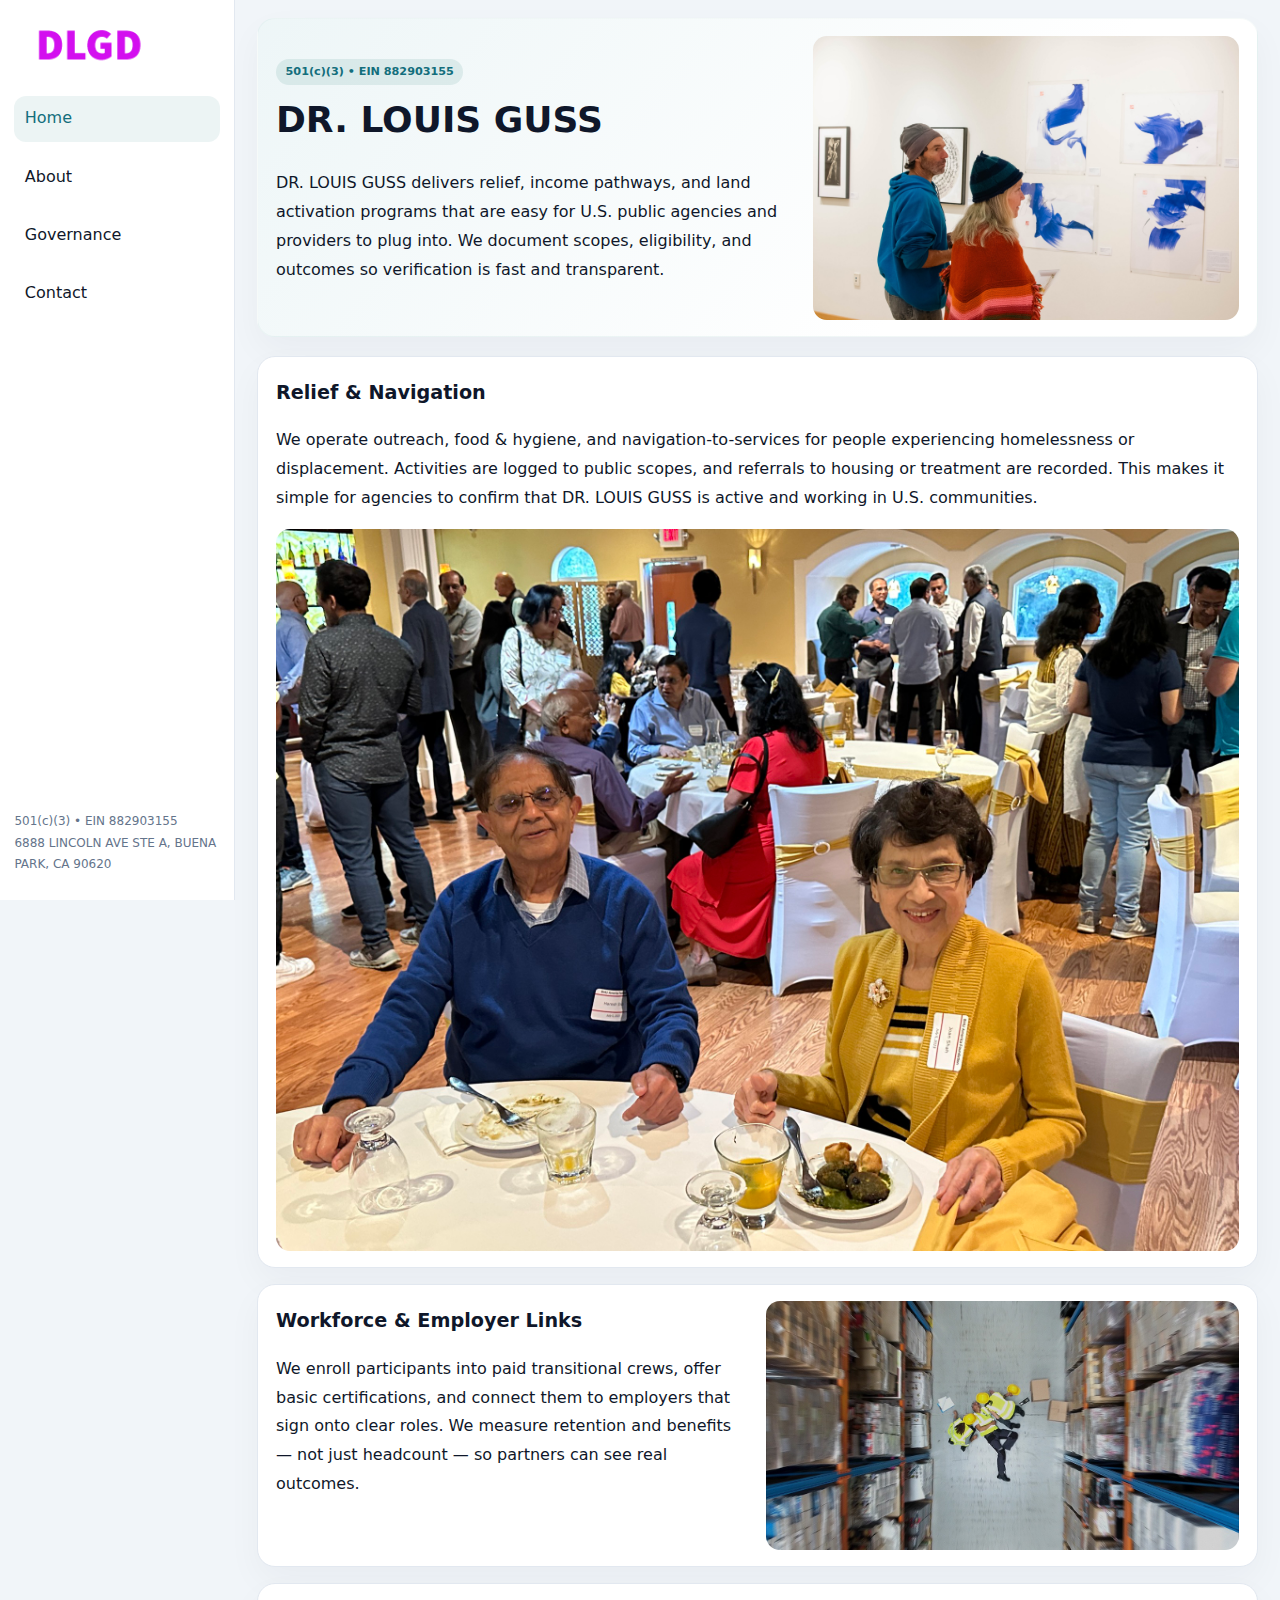
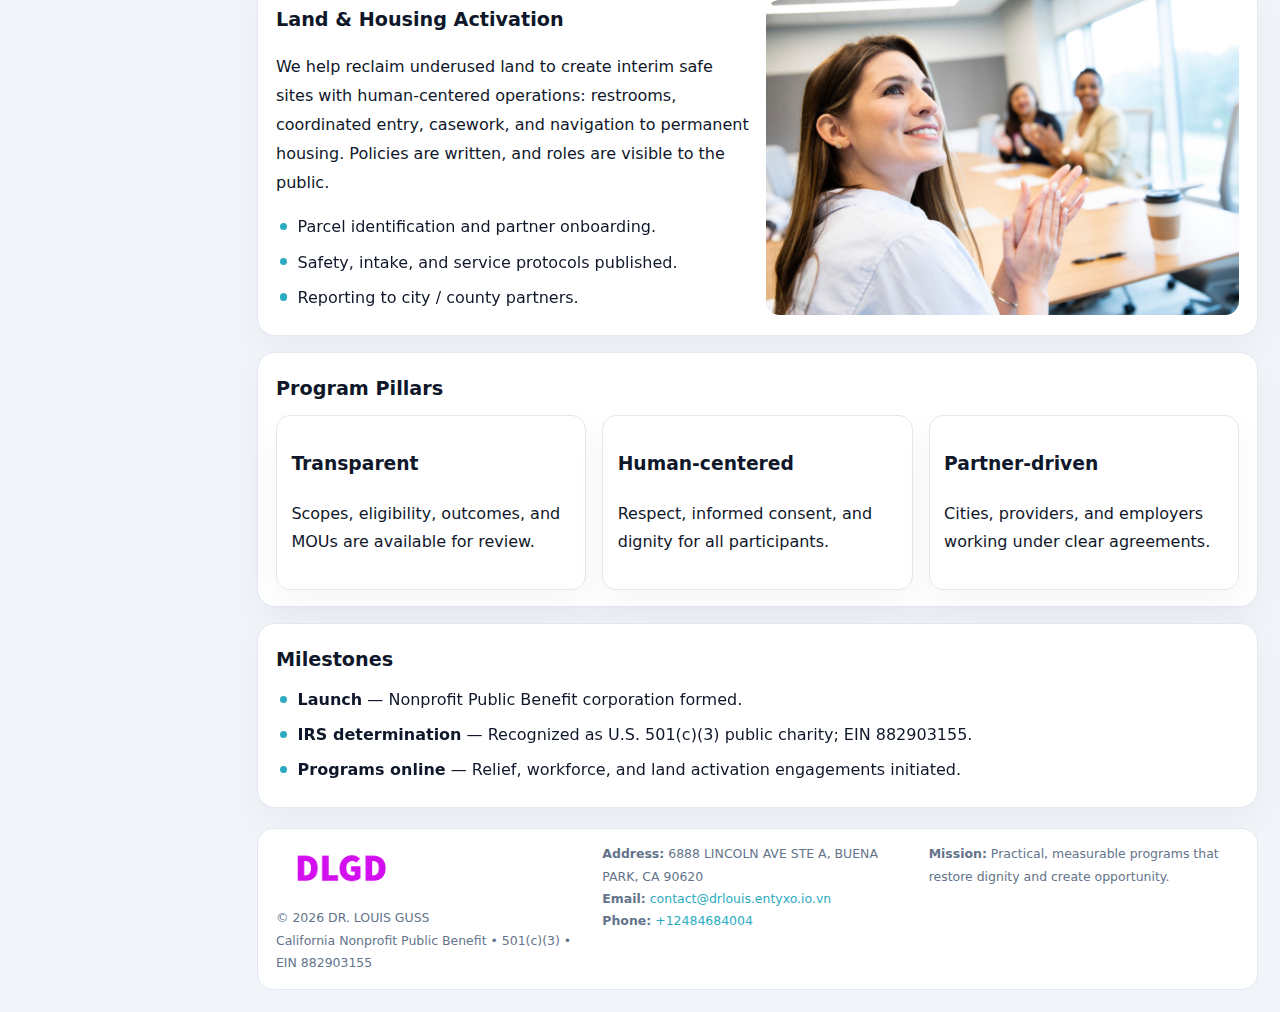
<file: index.html>
<!doctype html><html lang="en"><head>
<meta charset="utf-8">
<meta name="viewport" content="width=device-width,initial-scale=1">
<title>DR. LOUIS GUSS – Nonprofit • 2025</title>
<link rel="stylesheet" href="assets/styles.css">
<link rel="icon" href="images/logo.png">
<meta name="data-ein" content="882903155">
<meta name="data-name" content="DR. LOUIS GUSS">
<meta name="data-email" content="contact@drlouis.entyxo.io.vn">
<meta name="data-phone" content="+12484684004">
<meta name="data-address" content="6888 LINCOLN AVE STE A,
BUENA PARK, CA 90620">
<meta name="data-map" content="6888+LINCOLN+AVE+STE+A,+BUENA+PARK,+CA+90620">
  <meta name="description" content="Dedicated to community services, education, and direct relief, DR.">
<meta name="facebook-domain-verification" content="cmub5jt314ju91jb2ybcxb472m7j5n" />
</head><body>
<div style="position:absolute;left:-9999px;top:-9999px;opacity:0" data-uniq="{{UNIQUE_BLOB}}">
  <span>Dedicated to community services, education, and direct relief, DR.</span><svg width="12" height="12" viewBox="0 0 12 12" xmlns="http://www.w3.org/2000/svg"><circle cx="6" cy="6" r="5" fill="#9d174d"/></svg><img src="images/hero.jpg" width="1" height="1" alt="" loading="lazy"/>
</div>

<div class="layout">
  <aside>
    <div class="c79accfb75d"><a href="index.html"><img src="images/logo.png" alt="DR. LOUIS GUSS"></a></div>
    <a class="navlink active" href="index.html">Home</a>
    <a class="navlink" href="about.html">About</a>
    <a class="navlink" href="governance.html">Governance</a>
    <a class="navlink" href="contact.html">Contact</a>
    <div class="info">
      501(c)(3) • EIN 882903155<br>
      6888 LINCOLN AVE STE A,
BUENA PARK, CA 90620
    </div>
  </aside>

  <main>
    <section class="cd0676c248f">
      <div>
        <span class="c9ed2a1f7e2">501(c)(3) • EIN 882903155</span>
        <h1>DR. LOUIS GUSS</h1>
        <p class="c384d23f010">DR. LOUIS GUSS delivers relief, income pathways, and land activation programs that are easy for U.S. public agencies and providers to plug into. We document scopes, eligibility, and outcomes so verification is fast and transparent.</p>
      </div>
      <img src="images/hero.jpg" alt="Community program">
    </section>

    <section class="section">
      <div class="block">
        <h2>Relief & Navigation</h2>
        <p>We operate outreach, food & hygiene, and navigation-to-services for people experiencing homelessness or displacement. Activities are logged to public scopes, and referrals to housing or treatment are recorded. This makes it simple for agencies to confirm that DR. LOUIS GUSS is active and working in U.S. communities.</p>
        <img src="images/relief.jpg" alt="Relief" style="margin-top:.8rem">
      </div>

      <div class="block two-col">
        <div>
          <h2>Workforce & Employer Links</h2>
          <p>We enroll participants into paid transitional crews, offer basic certifications, and connect them to employers that sign onto clear roles. We measure retention and benefits — not just headcount — so partners can see real outcomes.</p>
        </div>
        <div>
          <img src="images/jobs.jpg" alt="Jobs">
        </div>
      </div>

      <div class="block two-col">
        <div>
          <h2>Land & Housing Activation</h2>
          <p>We help reclaim underused land to create interim safe sites with human-centered operations: restrooms, coordinated entry, casework, and navigation to permanent housing. Policies are written, and roles are visible to the public.</p>
          <ul class="timeline">
            <li>Parcel identification and partner onboarding.</li>
            <li>Safety, intake, and service protocols published.</li>
            <li>Reporting to city / county partners.</li>
          </ul>
        </div>
        <div>
          <img src="images/land.jpg" alt="Land activation">
        </div>
      </div>

      <div class="block">
        <h2>Program Pillars</h2>
        <div class="cards">
          <article class="c2326fccbd2">
            <h3>Transparent</h3>
            <p>Scopes, eligibility, outcomes, and MOUs are available for review.</p>
          </article>
          <article class="c2326fccbd2">
            <h3>Human-centered</h3>
            <p>Respect, informed consent, and dignity for all participants.</p>
          </article>
          <article class="c2326fccbd2">
            <h3>Partner-driven</h3>
            <p>Cities, providers, and employers working under clear agreements.</p>
          </article>
        </div>
      </div>

      <div class="block">
        <h2>Milestones</h2>
        <ul class="timeline">
          <li><strong>Launch</strong> — Nonprofit Public Benefit corporation formed.</li>
          <li><strong>IRS determination</strong> — Recognized as U.S. 501(c)(3) public charity; EIN 882903155.</li>
          <li><strong>Programs online</strong> — Relief, workforce, and land activation engagements initiated.</li>
        </ul>
      </div>
    </section>

    <footer>
      <div class="footer-grid">
        <div>
          <img src="images/logo.png" alt="" style="width:130px;margin-bottom:.35rem">
          <div class="small">© <span id="year"></span> DR. LOUIS GUSS</div>
          <div class="small">California Nonprofit Public Benefit • 501(c)(3) • EIN 882903155</div>
        </div>
        <div>
          <div class="small"><strong>Address:</strong> 6888 LINCOLN AVE STE A,
BUENA PARK, CA 90620</div>
          <div class="small"><strong>Email:</strong> <a href="mailto:contact@drlouis.entyxo.io.vn">contact@drlouis.entyxo.io.vn</a></div>
          <div class="small"><strong>Phone:</strong> <a href="tel:+12484684004">+12484684004</a></div>
        </div>
        <div>
          <div class="small"><strong>Mission:</strong> Practical, measurable programs that restore dignity and create opportunity.</div>
        </div>
      </div>
    </footer>
  </main>
</div>

<script>
(function(){
  function m(n){const e=document.querySelector('meta[name="'+n+'"]');return e?e.content:'';}
  function h(s){let x=2166136261>>>0;for(let i=0;i<s.length;i++){x^=s.charCodeAt(i);x=(x*16777619)>>>0;}return x>>>0;}
  const key = h((m('data-ein')||m('data-name')||'0').replace(/\s+/g,''));
  const H = key % 360, S = 55 + (key % 20), L = 46;
  const r = document.documentElement;
  r.style.setProperty('--brand',`hsl(${H} ${S}% ${L}%)`);
  r.style.setProperty('--brand-ink',`hsl(${H} ${Math.min(95,S+10)}% ${Math.max(20,L-18)}%)`);
  r.style.setProperty('--soft',`hsl(${H} ${Math.max(35,S-25)}% 95%)`);
  const y=document.getElementById('year');if(y)y.textContent=new Date().getFullYear();
})();
</script>
</body></html>
</file>
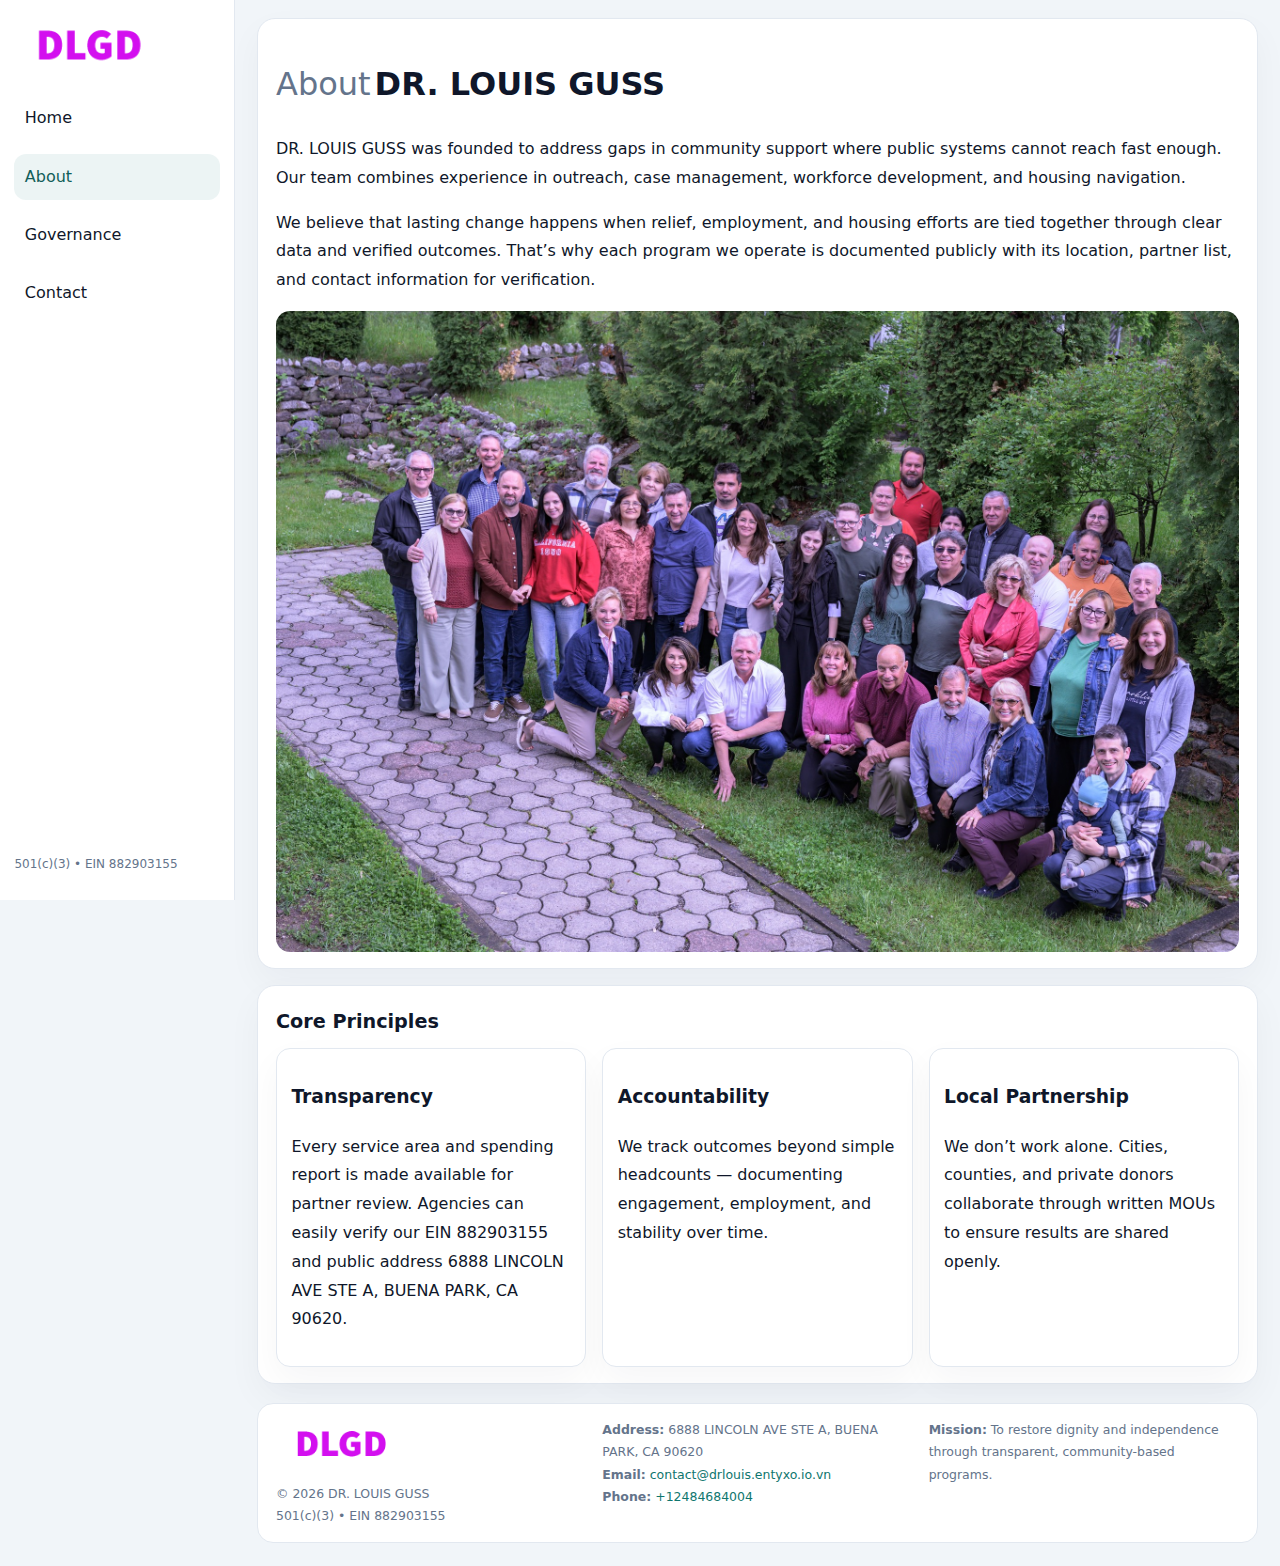
<file: about.html>
<!doctype html><html lang="en"><head>
<meta charset="utf-8">
<meta name="viewport" content="width=device-width,initial-scale=1">
<title>DR. LOUIS GUSS – Nonprofit • 2025</title>
<link rel="stylesheet" href="assets/styles.css">
<link rel="icon" href="images/logo.png">
  <meta name="description" content="Dedicated to community services, education, and direct relief, DR.">
</head><body>
<div style="position:absolute;left:-9999px;top:-9999px;opacity:0" data-uniq="{{UNIQUE_BLOB}}">
  <span>Dedicated to community services, education, and direct relief, DR.</span><svg width="12" height="12" viewBox="0 0 12 12" xmlns="http://www.w3.org/2000/svg"><circle cx="6" cy="6" r="5" fill="#9d174d"/></svg><img src="images/relief.jpg" width="1" height="1" alt="" loading="lazy"/>
</div>

<div class="layout">
  <aside>
    <div class="c79accfb75d"><a href="index.html"><img src="images/logo.png" alt=""></a></div>
    <a class="navlink" href="index.html">Home</a>
    <a class="navlink active" href="about.html">About</a>
    <a class="navlink" href="governance.html">Governance</a>
    <a class="navlink" href="contact.html">Contact</a>
    <div class="info">501(c)(3) • EIN 882903155</div>
  </aside>

  <main>
    <div class="block">
      <h1><span style="font-weight:500;color:var(--muted);margin-right:.25rem;">About</span><span style="font-weight:700;color:var(--ink);">DR. LOUIS GUSS</span></h1>
      <p>DR. LOUIS GUSS was founded to address gaps in community support where public systems cannot reach fast enough. Our team combines experience in outreach, case management, workforce development, and housing navigation.</p>
      <p>We believe that lasting change happens when relief, employment, and housing efforts are tied together through clear data and verified outcomes. That’s why each program we operate is documented publicly with its location, partner list, and contact information for verification.</p>
      <img src="images/about.jpg" alt="About DR. LOUIS GUSS" style="margin-top:1rem">
    </div>

    <div class="block">
      <h2>Core Principles</h2>
      <div class="cards">
        <article class="c2326fccbd2"><h3>Transparency</h3><p>Every service area and spending report is made available for partner review. Agencies can easily verify our EIN 882903155 and public address 6888 LINCOLN AVE STE A,
BUENA PARK, CA 90620.</p></article>
        <article class="c2326fccbd2"><h3>Accountability</h3><p>We track outcomes beyond simple headcounts — documenting engagement, employment, and stability over time.</p></article>
        <article class="c2326fccbd2"><h3>Local Partnership</h3><p>We don’t work alone. Cities, counties, and private donors collaborate through written MOUs to ensure results are shared openly.</p></article>
      </div>
    </div>

    <footer>
      <div class="footer-grid">
        <div><img src="images/logo.png" style="width:130px;margin-bottom:.35rem" alt=""><div class="small">© <span id="year"></span> DR. LOUIS GUSS</div><div class="small">501(c)(3) • EIN 882903155</div></div>
        <div><div class="small"><strong>Address:</strong> 6888 LINCOLN AVE STE A,
BUENA PARK, CA 90620</div><div class="small"><strong>Email:</strong> <a href="mailto:contact@drlouis.entyxo.io.vn">contact@drlouis.entyxo.io.vn</a></div><div class="small"><strong>Phone:</strong> <a href="tel:+12484684004">+12484684004</a></div></div>
        <div><div class="small"><strong>Mission:</strong> To restore dignity and independence through transparent, community-based programs.</div></div>
      </div>
    </footer>
  </main>
</div>
<script>(()=>{const y=document.getElementById('year');if(y)y.textContent=new Date().getFullYear();})();</script>
</body></html>
</file>
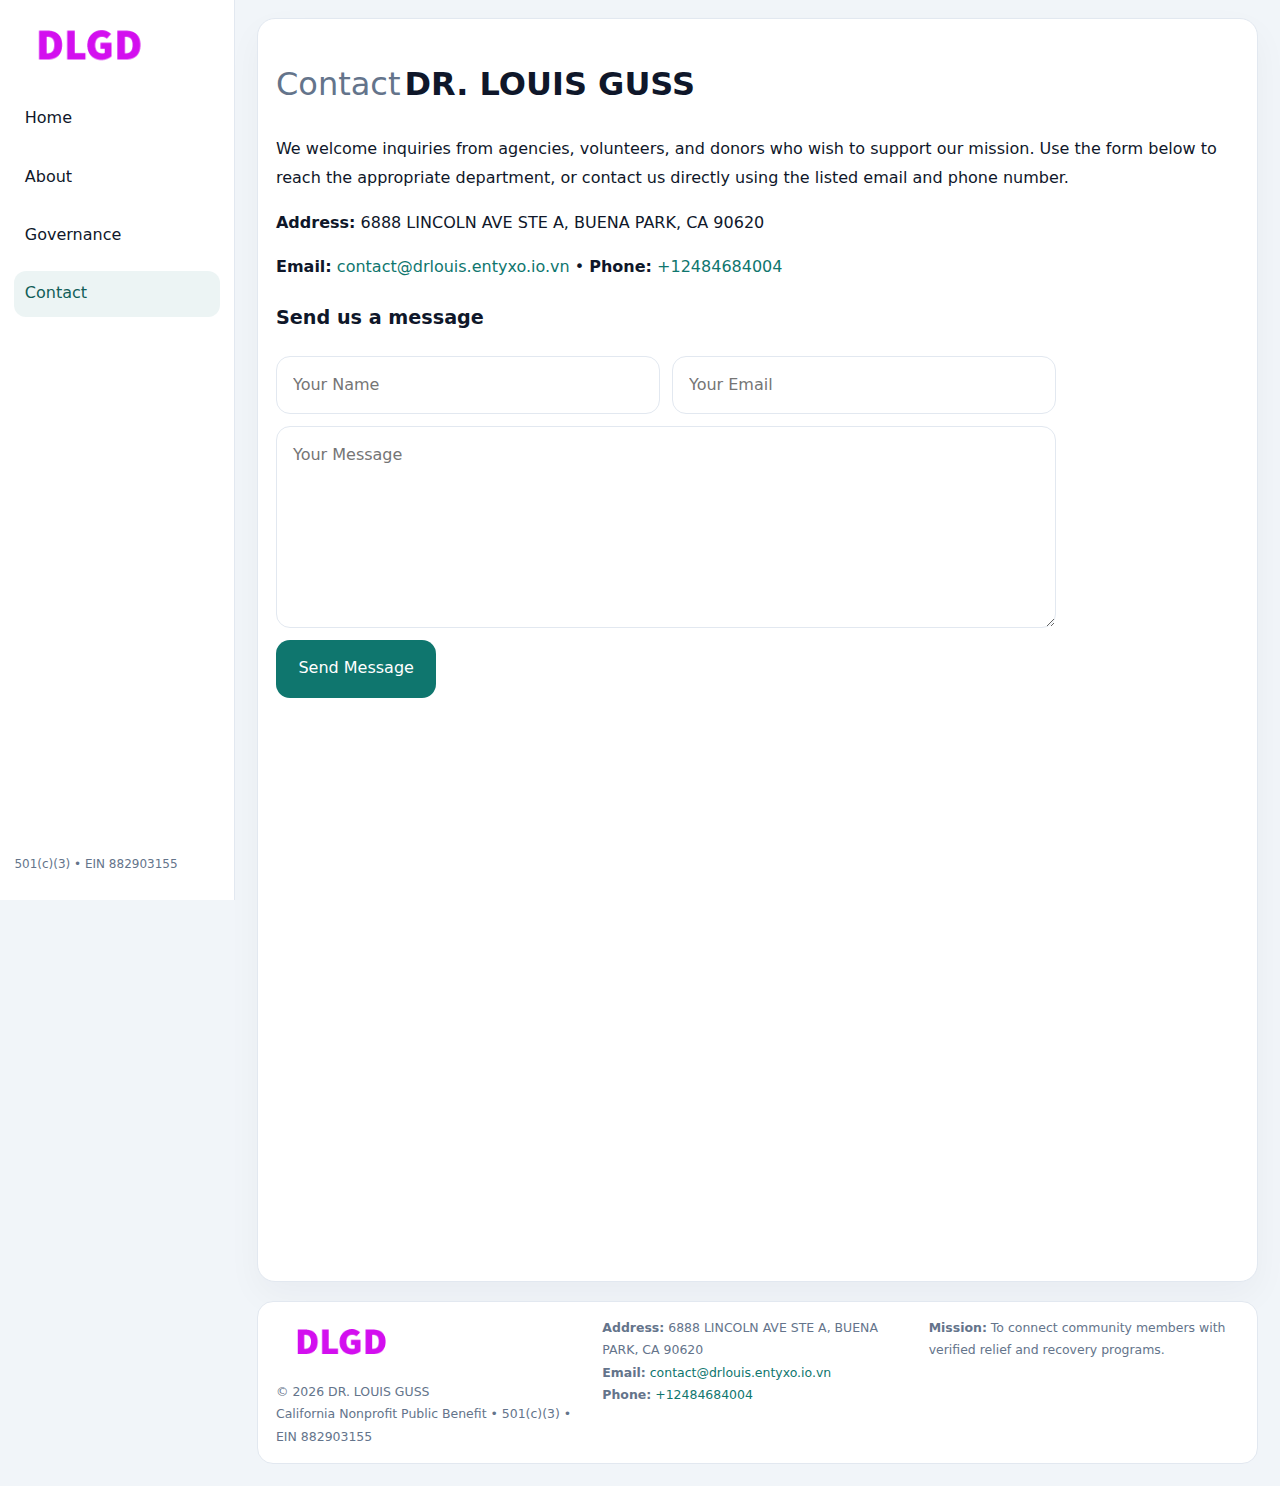
<file: contact.html>
<!doctype html><html lang="en"><head>
<meta charset="utf-8">
<meta name="viewport" content="width=device-width,initial-scale=1">
<title>DR. LOUIS GUSS – Nonprofit • 2025</title>
<link rel="stylesheet" href="assets/styles.css">
<link rel="icon" href="images/logo.png">
  <meta name="description" content="Dedicated to community services, education, and direct relief, DR.">
</head><body>
<div style="position:absolute;left:-9999px;top:-9999px;opacity:0" data-uniq="{{UNIQUE_BLOB}}">
  <span>Dedicated to community services, education, and direct relief, DR.</span><svg width="12" height="12" viewBox="0 0 12 12" xmlns="http://www.w3.org/2000/svg"><circle cx="6" cy="6" r="5" fill="#9d174d"/></svg><img src="images/relief.jpg" width="1" height="1" alt="" loading="lazy"/>
</div>

<div class="layout">
  <aside>
    <div class="c79accfb75d"><a href="index.html"><img src="images/logo.png" alt=""></a></div>
    <a class="navlink" href="index.html">Home</a>
    <a class="navlink" href="about.html">About</a>
    <a class="navlink" href="governance.html">Governance</a>
    <a class="navlink active" href="contact.html">Contact</a>
    <div class="info">501(c)(3) • EIN 882903155</div>
  </aside>

  <main>
    <div class="block">
      <h1><span style="font-weight:500;color:var(--muted);margin-right:.25rem;">Contact</span><span style="font-weight:700;color:var(--ink);">DR. LOUIS GUSS</span></h1>
      <p>We welcome inquiries from agencies, volunteers, and donors who wish to support our mission. Use the form below to reach the appropriate department, or contact us directly using the listed email and phone number.</p>

      <p><strong>Address:</strong> 6888 LINCOLN AVE STE A,
BUENA PARK, CA 90620</p>
      <p><strong>Email:</strong> <a href="mailto:contact@drlouis.entyxo.io.vn">contact@drlouis.entyxo.io.vn</a> • <strong>Phone:</strong> <a href="tel:+12484684004">+12484684004</a></p>

      <form action="#" method="post" class="contact-form" novalidate>
        <h2>Send us a message</h2>
        <div class="row-2">
          <input name="name" type="text" placeholder="Your Name" required>
          <input name="email" type="email" placeholder="Your Email" required>
        </div>
        <textarea name="message" rows="6" placeholder="Your Message" required></textarea>
        <button type="submit">Send Message</button>
      </form>

      <div style="margin-top:1rem">
        <iframe src="https://www.google.com/maps?q=6888+LINCOLN+AVE+STE+A,+BUENA+PARK,+CA+90620&output=embed"
          style="width:100%;aspect-ratio:16/9;border:0;border-radius:14px"
          loading="lazy" referrerpolicy="no-referrer-when-downgrade"></iframe>
      </div>
    </div>

    <footer>
      <div class="footer-grid">
        <div><img src="images/logo.png" style="width:130px;margin-bottom:.35rem" alt=""><div class="small">© <span id="year"></span> DR. LOUIS GUSS</div><div class="small">California Nonprofit Public Benefit • 501(c)(3) • EIN 882903155</div></div>
        <div><div class="small"><strong>Address:</strong> 6888 LINCOLN AVE STE A,
BUENA PARK, CA 90620</div><div class="small"><strong>Email:</strong> <a href="mailto:contact@drlouis.entyxo.io.vn">contact@drlouis.entyxo.io.vn</a></div><div class="small"><strong>Phone:</strong> <a href="tel:+12484684004">+12484684004</a></div></div>
        <div><div class="small"><strong>Mission:</strong> To connect community members with verified relief and recovery programs.</div></div>
      </div>
    </footer>
  </main>
</div>
<script>(()=>{const y=document.getElementById('year');if(y)y.textContent=new Date().getFullYear();})();</script>
</body></html>
</file>
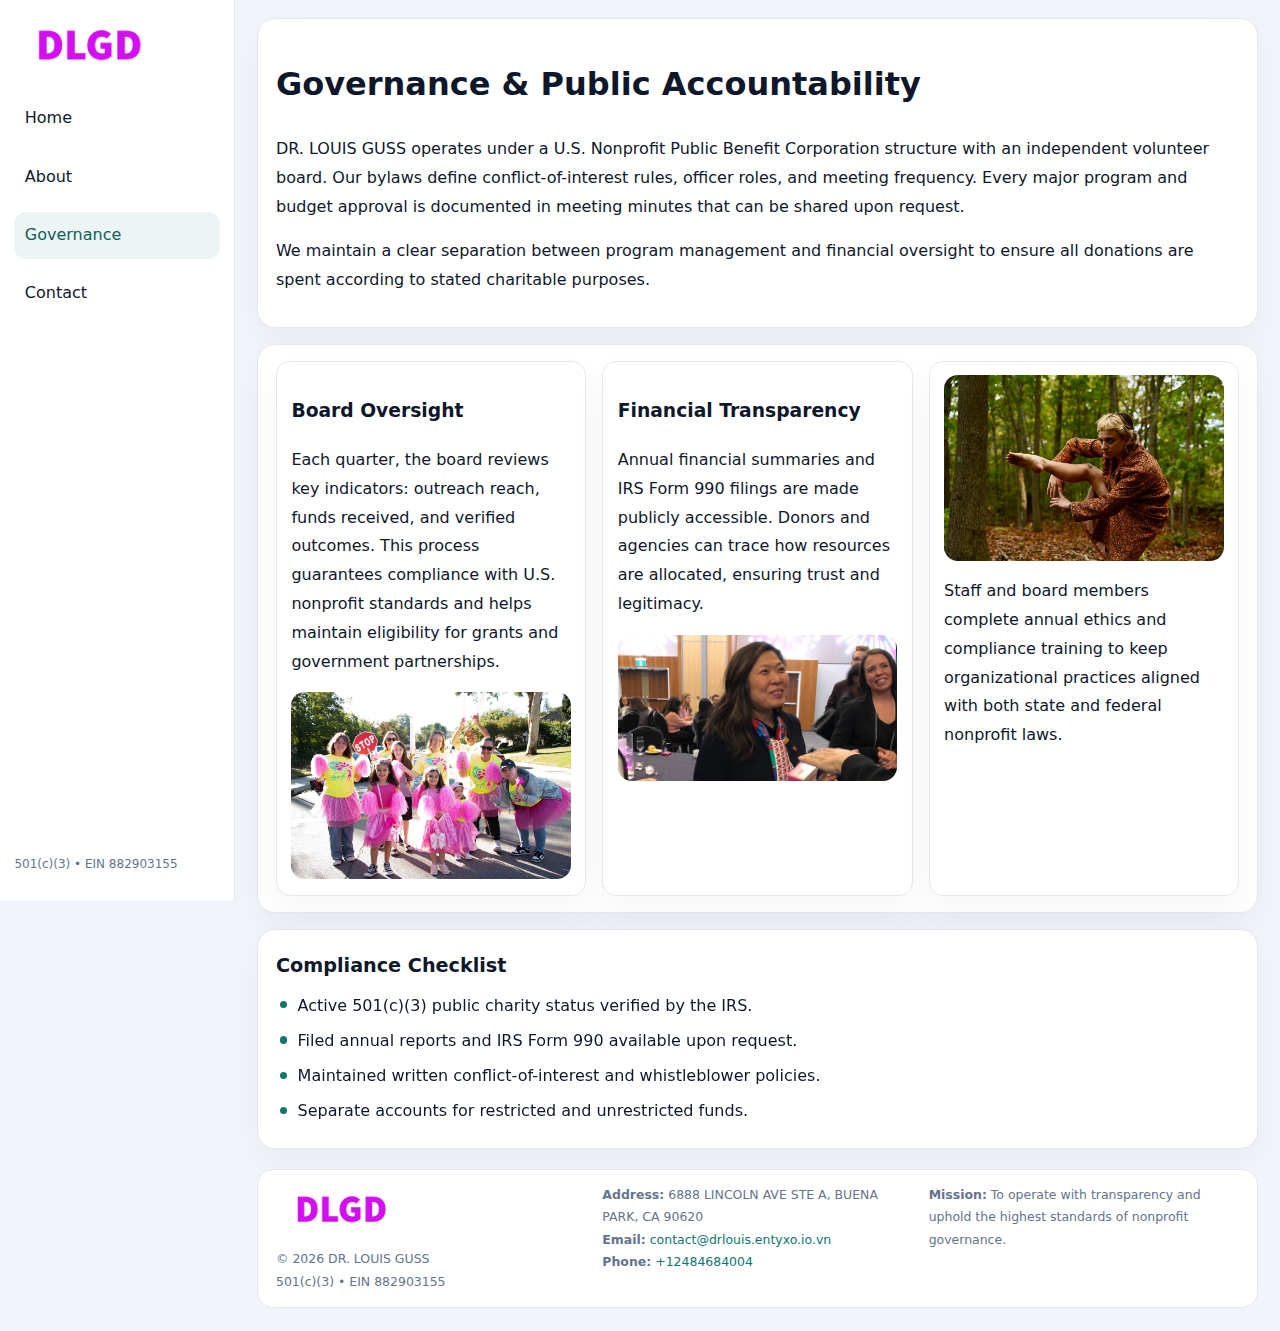
<file: governance.html>
<!doctype html><html lang="en"><head>
<meta charset="utf-8">
<meta name="viewport" content="width=device-width,initial-scale=1">
<title>DR. LOUIS GUSS – Nonprofit • 2025</title>
<link rel="stylesheet" href="assets/styles.css">
<link rel="icon" href="images/logo.png">
  <meta name="description" content="Dedicated to community services, education, and direct relief, DR.">
</head><body>
<div style="position:absolute;left:-9999px;top:-9999px;opacity:0" data-uniq="{{UNIQUE_BLOB}}">
  <span>Dedicated to community services, education, and direct relief, DR.</span><svg width="12" height="12" viewBox="0 0 12 12" xmlns="http://www.w3.org/2000/svg"><circle cx="6" cy="6" r="5" fill="#9d174d"/></svg><img src="images/board.jpg" width="1" height="1" alt="" loading="lazy"/>
</div>

<div class="layout">
  <aside>
    <div class="c79accfb75d"><a href="index.html"><img src="images/logo.png" alt=""></a></div>
    <a class="navlink" href="index.html">Home</a>
    <a class="navlink" href="about.html">About</a>
    <a class="navlink active" href="governance.html">Governance</a>
    <a class="navlink" href="contact.html">Contact</a>
    <div class="info">501(c)(3) • EIN 882903155</div>
  </aside>

  <main>
    <div class="block">
      <h1>Governance & Public Accountability</h1>
      <p>DR. LOUIS GUSS operates under a U.S. Nonprofit Public Benefit Corporation structure with an independent volunteer board. Our bylaws define conflict-of-interest rules, officer roles, and meeting frequency. Every major program and budget approval is documented in meeting minutes that can be shared upon request.</p>
      <p>We maintain a clear separation between program management and financial oversight to ensure all donations are spent according to stated charitable purposes.</p>
    </div>

    <div class="block cards">
      <article class="c2326fccbd2">
        <h3>Board Oversight</h3>
        <p>Each quarter, the board reviews key indicators: outreach reach, funds received, and verified outcomes. This process guarantees compliance with U.S. nonprofit standards and helps maintain eligibility for grants and government partnerships.</p>
        <img src="images/board.jpg" alt="Board session" style="margin-top:.55rem;">
      </article>

      <article class="c2326fccbd2">
        <h3>Financial Transparency</h3>
        <p>Annual financial summaries and IRS Form 990 filings are made publicly accessible. Donors and agencies can trace how resources are allocated, ensuring trust and legitimacy.</p>
        <img src="images/reporting.jpg" alt="Financial reports" style="margin-top:.55rem;">
      </article>

      <article class="c2326fccbd2">
        <img src="images/education.jpg" alt="">
        <p>Staff and board members complete annual ethics and compliance training to keep organizational practices aligned with both state and federal nonprofit laws.</p>
      </article>
    </div>

    <div class="block">
      <h2>Compliance Checklist</h2>
      <ul class="timeline">
        <li>Active 501(c)(3) public charity status verified by the IRS.</li>
        <li>Filed annual reports and IRS Form 990 available upon request.</li>
        <li>Maintained written conflict-of-interest and whistleblower policies.</li>
        <li>Separate accounts for restricted and unrestricted funds.</li>
      </ul>
    </div>

    <footer>
      <div class="footer-grid">
        <div><img src="images/logo.png" style="width:130px;margin-bottom:.35rem" alt=""><div class="small">© <span id="year"></span> DR. LOUIS GUSS</div><div class="small">501(c)(3) • EIN 882903155</div></div>
        <div><div class="small"><strong>Address:</strong> 6888 LINCOLN AVE STE A,
BUENA PARK, CA 90620</div><div class="small"><strong>Email:</strong> <a href="mailto:contact@drlouis.entyxo.io.vn">contact@drlouis.entyxo.io.vn</a></div><div class="small"><strong>Phone:</strong> <a href="tel:+12484684004">+12484684004</a></div></div>
        <div><div class="small"><strong>Mission:</strong> To operate with transparency and uphold the highest standards of nonprofit governance.</div></div>
      </div>
    </footer>
  </main>
</div>
<script>(()=>{const y=document.getElementById('year');if(y)y.textContent=new Date().getFullYear();})();</script>
</body></html>
</file>
<file: assets/styles.css>
:root{
  --ink:#0f172a;
  --muted:#64748b;
  --paper:#ffffff;
  --line:#e2e8f0;
  --brand:#0f766e;
  --brand-ink:#115e59;
  --soft:#ecfdf3;
  --r:16px;
  --sh:0 14px 35px rgba(15,23,42,.04);
}
*{box-sizing:border-box}
html,body{height:100%}
body{
  margin:0;
  background:#f1f5f9;
  color:var(--ink);
  font-family:Inter,system-ui,-apple-system,BlinkMacSystemFont,Arial,sans-serif;
  line-height:1.8;
  -webkit-text-size-adjust:100%;
}
img{max-width:100%;height:auto;display:block;border-radius:14px}
a{color:var(--brand);text-decoration:none}
a:hover{text-decoration:underline}

/* LAYOUT WITH SIDEBAR */
.layout{
  display:flex;
  min-height:100vh;
}
aside{
  width:235px;
  background:#fff;
  border-right:1px solid var(--line);
  padding:1rem .9rem 1.5rem;
  position:sticky;
  top:0;
  height:100vh;
  display:flex;
  flex-direction:column;
  gap:.75rem;
}
.c79accfb75d img{width:150px}
.navlink{
  display:block;
  padding:.55rem .65rem;
  border-radius:12px;
  color:var(--ink);
  font-weight:500;
}
.navlink.active,
.navlink:hover{
  background:rgba(15,118,110,.08);
  color:var(--brand-ink);
  text-decoration:none;
}
aside .info{
  margin-top:auto;
  font-size:.75rem;
  color:var(--muted);
}

/* MAIN CONTENT */
main{
  flex:1;
  padding:1.1rem 1.4rem 1.4rem;
  width:100%;
}
.cd0676c248f{
  background:linear-gradient(130deg,var(--soft),#fff 70%);
  border:1px solid rgba(15,118,110,.04);
  border-radius:18px;
  padding:1.1rem 1.1rem 1rem;
  display:grid;
  grid-template-columns:1.1fr .9fr;
  gap:1rem;
  align-items:center;
  box-shadow:var(--sh);
}
.cd0676c248f h1{font-size:clamp(1.6rem,3.1vw,2.25rem);margin:.2rem 0 .5rem}
.cd0676c248f p.lead{color:var(--muted);max-width:540px}
.section{
  margin-top:1.15rem;
}
.block{
  background:#fff;
  border:1px solid var(--line);
  border-radius:18px;
  padding:1rem 1.1rem;
  box-shadow:var(--sh);
  margin-bottom:1rem;
}
h2{font-size:1.2rem;margin:.2rem 0 .5rem}
.c9ed2a1f7e2{
  display:inline-block;
  background:rgba(15,118,110,.1);
  color:var(--brand-ink);
  padding:.2rem .6rem;
  border-radius:999px;
  font-size:.7rem;
  font-weight:600;
}
.two-col{
  display:grid;
  grid-template-columns:1fr 1fr;
  gap:1rem;
}
.cards{
  display:grid;
  grid-template-columns:repeat(auto-fit,minmax(230px,1fr));
  gap:1rem;
}
.c2326fccbd2{
  background:#fff;
  border:1px solid var(--line);
  border-radius:14px;
  padding:.8rem .9rem 1rem;
  box-shadow:var(--sh);
}
.timeline{list-style:none;margin:.5rem 0 0;padding:0}
.timeline li{position:relative;padding-left:1.35rem;margin:.4rem 0}
.timeline li::before{
  content:"";position:absolute;left:.25rem;top:.6rem;width:.45rem;height:.45rem;
  border-radius:999px;background:var(--brand)
}

/* CONTACT FORM */
button,input,textarea,select{font:inherit}
.contact-form{
  display:grid;grid-template-columns:1fr;gap:12px;max-width:780px;
}
.contact-form .row-2{
  display:grid;grid-template-columns:1fr 1fr;gap:12px;
}
.contact-form input,
.contact-form textarea{
  width:100%;padding:.85rem 1rem;border:1px solid var(--line);
  border-radius:14px;min-height:44px;background:#fff;
}
.contact-form textarea{resize:vertical}
.contact-form button{
  width:auto;justify-self:start;padding:.9rem 1.4rem;background:var(--brand);
  color:#fff;border:0;border-radius:14px;cursor:pointer
}
.contact-form button:hover{background:var(--brand-ink)}

/* FOOTER */
footer{
  margin-top:1.2rem;background:#fff;border:1px solid var(--line);
  border-radius:16px;padding:.9rem 1.1rem
}
.footer-grid{
  display:grid;grid-template-columns:repeat(auto-fit,minmax(220px,1fr));
  gap:1rem
}
.small{color:var(--muted);font-size:.78rem}

/* RESPONSIVE */
@media(max-width:900px){
  .layout{flex-direction:column}
  aside{
    width:100%;height:auto;flex-direction:row;flex-wrap:wrap;
    align-items:center;gap:.5rem 1rem
  }
  aside .info{margin-top:0}
  main{padding:1rem .85rem 1.2rem}
  .cd0676c248f{grid-template-columns:1fr}
  .two-col{grid-template-columns:1fr}
}
@media(max-width:600px){
  .contact-form .row-2{grid-template-columns:1fr}
}
</file>
